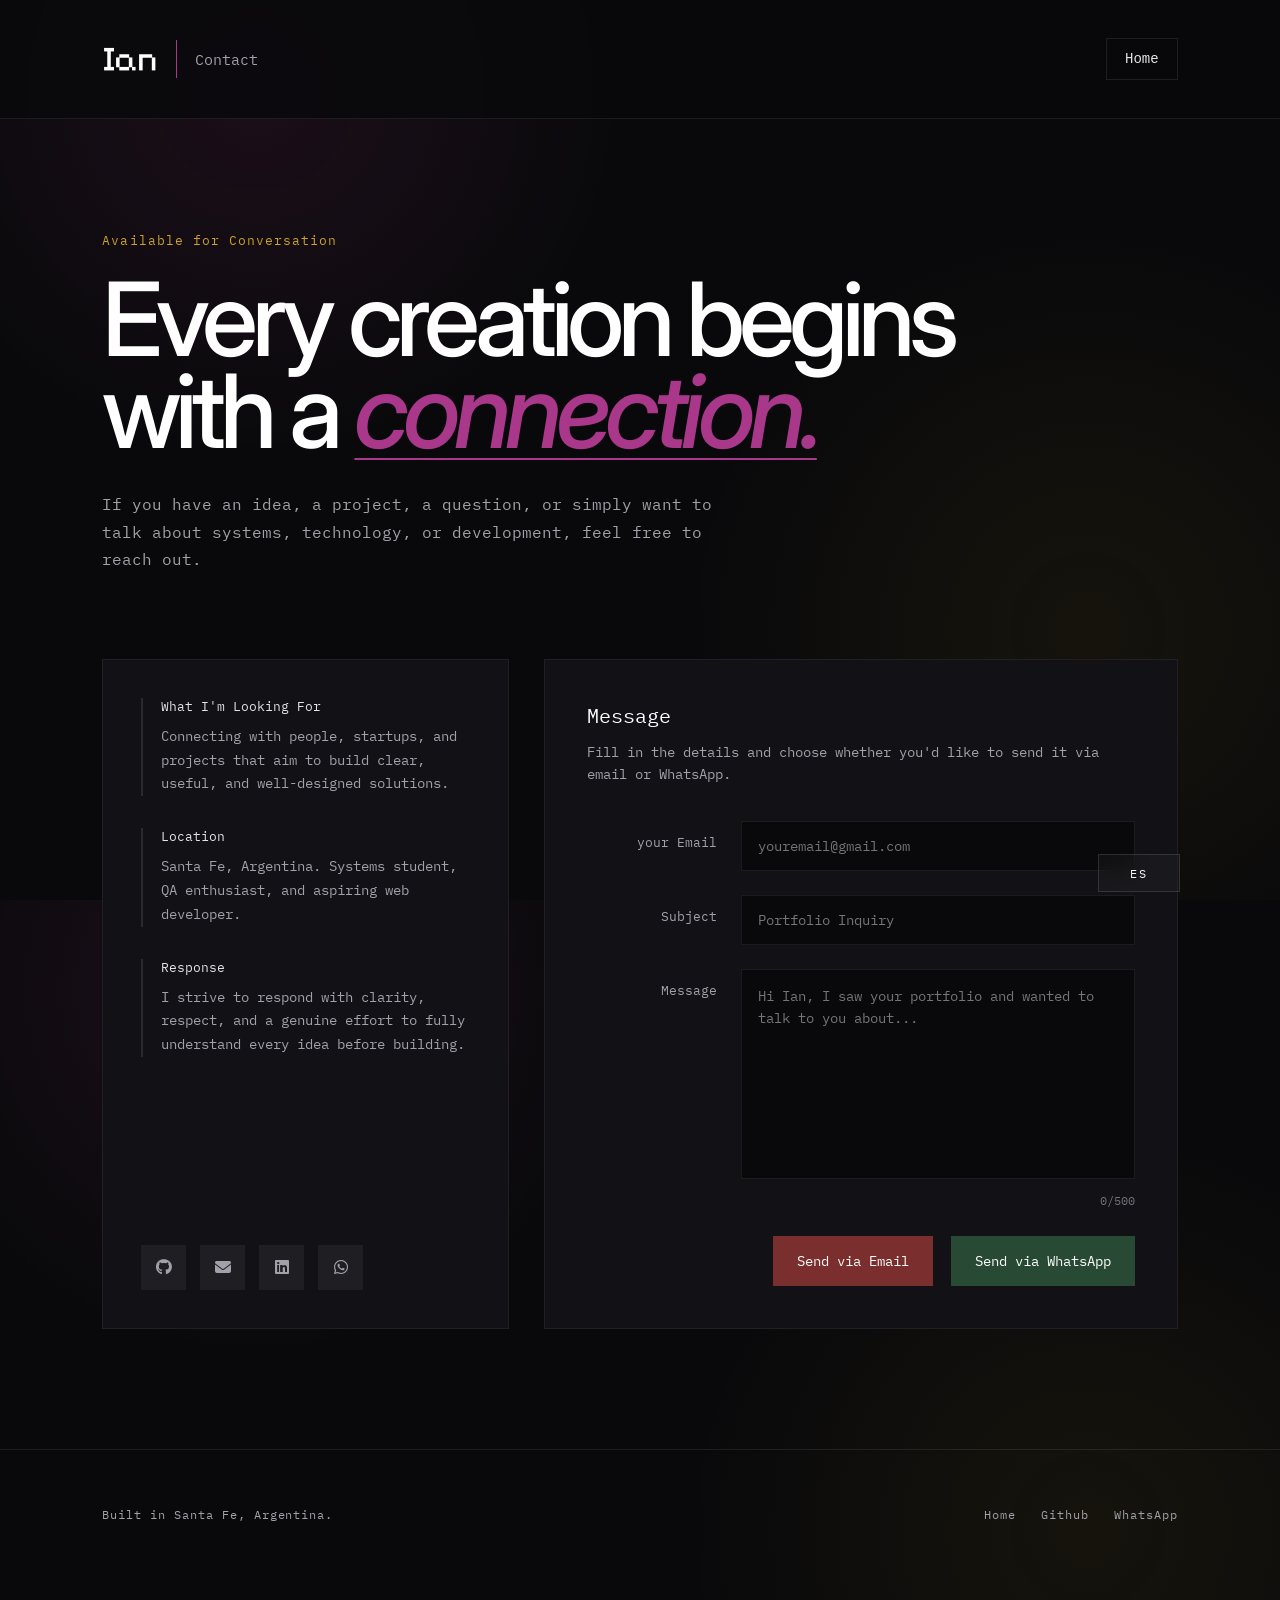
<file: contact.html>
<!DOCTYPE html>
<html lang="es">

<head>
    <meta charset="UTF-8">
    <meta name="viewport" content="width=device-width, initial-scale=1.0">
    <title>Contact | Ian</title>

    <meta name="description"
        content="Contact page of Ian Gómez Kurgansky. Personal portfolio, systems analysis, QA, and web development.">
    <meta name="author" content="Ian Gómez Kurgansky">
    <meta name="theme-color" content="#09090B">

    <link rel="stylesheet" href="style.css">

    <link rel="preconnect" href="https://fonts.googleapis.com">
    <link rel="preconnect" href="https://fonts.gstatic.com" crossorigin>
    <link
        href="https://fonts.googleapis.com/css2?family=IBM+Plex+Mono:wght@400;500&family=Inter:wght@400;500;600;700;800&family=Libre+Caslon+Condensed:wght@400;500;600;700&family=Pixelify+Sans:wght@400..700&family=Quicksand:wght@300;400;500;600;700&display=swap"
        rel="stylesheet">

    <link rel="stylesheet" href="https://cdnjs.cloudflare.com/ajax/libs/font-awesome/6.5.1/css/all.min.css">
    <link rel="icon" type="image/png" href="../img/favicon.png">
</head>

<body class="bodycontacto">
    <div class="contenedor-linea">
        <div class="linea-progreso"></div>
    </div>

    <header class="header-contacto">
        <nav class="nav-contacto">
            <a href="EN.html" class="marca-contacto">
                <span class="marca-eco">Ian</span>
                <span class="marca-linea"></span>
                <span class="marca-texto">Contact</span>
            </a>

            <a href="EN.html" class="volver-inicio">
                Home
            </a>
        </nav>
    </header>

    <main class="main-contacto">

        <section class="hero-contacto">
            <div class="contacto-etiqueta encantamiento" data-texto="Available for Conversation">
                Available for Conversation
            </div>
            <h1 class="titulo-contacto">
                Every creation begins with a <span>connection.</span>
            </h1>

            <p class="texto-contacto">
                If you have an idea, a project, a question, or simply want to talk about systems, technology, or
                development, feel free to reach out.
            </p>
        </section>

        <section class="zona-contacto">

            <aside class="panel-contacto">
                <div class="panel-bloque">
                    <span class="panel-titulo">What I'm Looking For</span>
                    <p>Connecting with people, startups, and projects that aim to build clear, useful, and well-designed
                        solutions.</p>
                </div>

                <div class="panel-bloque">
                    <span class="panel-titulo">Location</span>
                    <p>Santa Fe, Argentina. Systems student, QA enthusiast, and aspiring web developer.</p>
                </div>

                <div class="panel-bloque">
                    <span class="panel-titulo">Response</span>
                    <p>I strive to respond with clarity, respect, and a genuine effort to fully understand every idea
                        before building.
                    </p>
                </div>

                <div class="redes-contacto">
                    <a href="https://github.com/iangomezzky" target="_blank"><i class="fa-brands fa-github"></i></a>
                    <a href="https://mail.google.com/mail/?view=cm&fs=1&to=iangomezkurgansky@gmail.com"
                        target="_blank"><i class="fa-solid fa-envelope"></i></a>
                    <a href="https://www.linkedin.com/feed/" target="_blank"><i class="fa-brands fa-linkedin"></i></a>
                    <a href="https://wa.me/543425147213?text=Hola%20Ian,%20vi%20tu%20portfolio%20y%20quiero%20contactarte."
                        target="_blank"><i class="fa-brands fa-whatsapp"></i></a>
                </div>
            </aside>

            <section class="formcontacto-nuevo">
                <div class="form-header">
                    <span>Message</span>
                    <p>Fill in the details and choose whether you'd like to send it via email or WhatsApp.</p>
                </div>

                <div class="campo-contacto">
                    <label for="emailContacto">your Email</label>
                    <input id="emailContacto" type="email" placeholder="youremail@gmail.com">
                </div>

                <div class="campo-contacto">
                    <label for="asuntoContacto">Subject</label>
                    <input id="asuntoContacto" type="text" placeholder="Portfolio Inquiry">
                </div>

                <div class="campo-contacto">
                    <label for="mensajeContacto">Message</label>
                    <textarea id="mensajeContacto" maxlength="500"
                        placeholder="Hi Ian, I saw your portfolio and wanted to talk to you about..."></textarea>
                </div>

                <div class="contador-contacto">
                    <span id="contadorMensaje">0</span>/500
                </div>

                <div class="acciones-contacto">
                    <button type="button" id="enviarMail" class="btn-contacto btn-mail">
                        Send via Email
                    </button>

                    <button type="button" id="enviarWsp" class="btn-contacto btn-wsp">
                        Send via WhatsApp
                    </button>
                </div>
            </section>

        </section>

    </main>

    <footer class="footer-contacto">
        <div class="footer-contacto-info">
            <p>Built in Santa Fe, Argentina.</p>

            <div>
                <a href="EN.html">Home</a>
                <a href="https://github.com/iangomezzky" target="_blank">Github</a>
                <a href="https://wa.me/543425147213" target="_blank">WhatsApp</a>
            </div>
        </div>
    </footer>

    <a href="contacto.html" class="language-toggle">
        ES
    </a>

    <script src="jsportfolio.js"></script>
</body>

</html>
</file>
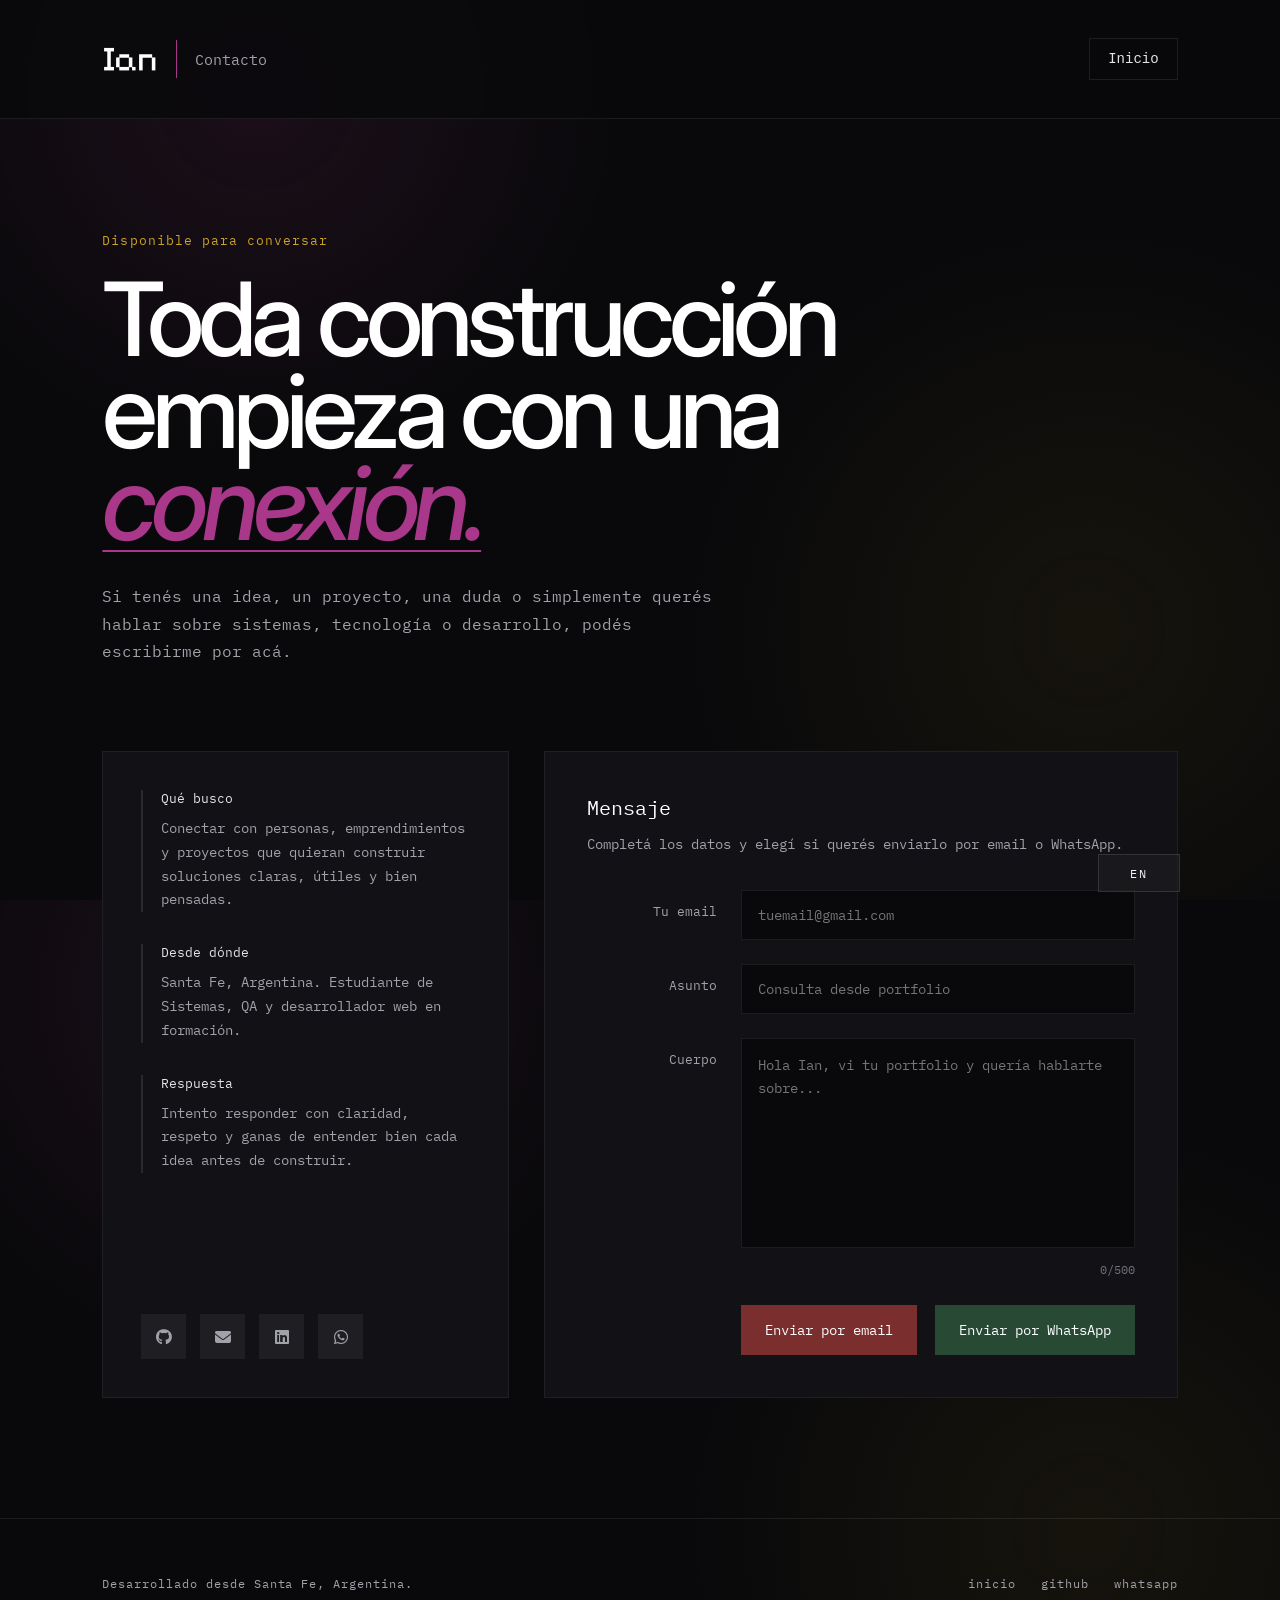
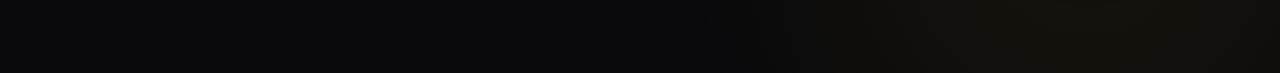
<file: contacto.html>
<!DOCTYPE html>
<html lang="es">

<head>
    <meta charset="UTF-8">
    <meta name="viewport" content="width=device-width, initial-scale=1.0">
    <title>Contacto | Ian</title>

    <meta name="description"
        content="Contacto de Ian Gómez Kurgansky. Portfolio personal, análisis de sistemas, QA y desarrollo web.">
    <meta name="author" content="Ian Gómez Kurgansky">
    <meta name="theme-color" content="#09090B">

    <link rel="stylesheet" href="style.css">

    <link rel="preconnect" href="https://fonts.googleapis.com">
    <link rel="preconnect" href="https://fonts.gstatic.com" crossorigin>
    <link
        href="https://fonts.googleapis.com/css2?family=IBM+Plex+Mono:wght@400;500&family=Inter:wght@400;500;600;700;800&family=Libre+Caslon+Condensed:wght@400;500;600;700&family=Pixelify+Sans:wght@400..700&family=Quicksand:wght@300;400;500;600;700&display=swap"
        rel="stylesheet">

    <link rel="stylesheet" href="https://cdnjs.cloudflare.com/ajax/libs/font-awesome/6.5.1/css/all.min.css">
    <link rel="icon" type="image/png" href="../img/favicon.png">
</head>

<body class="bodycontacto">
    <div class="contenedor-linea">
        <div class="linea-progreso"></div>
    </div>
    <header class="header-contacto">
        <nav class="nav-contacto">
            <a href="index.html" class="marca-contacto">
                <span class="marca-eco">Ian</span>
                <span class="marca-linea"></span>
                <span class="marca-texto">Contacto</span>
            </a>

            <a href="index.html" class="volver-inicio">
                Inicio
            </a>
        </nav>
    </header>

    <main class="main-contacto">

        <section class="hero-contacto">
            <div class="contacto-etiqueta encantamiento" data-texto="Disponible para conversar">
                Disponible para conversar
            </div>
            <h1 class="titulo-contacto">
                Toda construcción empieza con una <span>conexión.</span>
            </h1>

            <p class="texto-contacto">
                Si tenés una idea, un proyecto, una duda o simplemente querés hablar sobre sistemas, tecnología o
                desarrollo, podés escribirme por acá.
            </p>
        </section>

        <section class="zona-contacto">

            <aside class="panel-contacto">
                <div class="panel-bloque">
                    <span class="panel-titulo">Qué busco</span>
                    <p>Conectar con personas, emprendimientos y proyectos que quieran construir soluciones claras,
                        útiles y bien pensadas.</p>
                </div>

                <div class="panel-bloque">
                    <span class="panel-titulo">Desde dónde</span>
                    <p>Santa Fe, Argentina. Estudiante de Sistemas, QA y desarrollador web en formación.</p>
                </div>

                <div class="panel-bloque">
                    <span class="panel-titulo">Respuesta</span>
                    <p>Intento responder con claridad, respeto y ganas de entender bien cada idea antes de construir.
                    </p>
                </div>

                <div class="redes-contacto">
                    <a href="https://github.com/iangomezzky" target="_blank"><i class="fa-brands fa-github"></i></a>
                    <a href="https://mail.google.com/mail/?view=cm&fs=1&to=iangomezkurgansky@gmail.com"
                        target="_blank"><i class="fa-solid fa-envelope"></i></a>
                    <a href="https://www.linkedin.com/feed/" target="_blank"><i class="fa-brands fa-linkedin"></i></a>
                    <a href="https://wa.me/543425147213?text=Hola%20Ian,%20vi%20tu%20portfolio%20y%20quiero%20contactarte."
                        target="_blank"><i class="fa-brands fa-whatsapp"></i></a>
                </div>
            </aside>

            <section class="formcontacto-nuevo">
                <div class="form-header">
                    <span>Mensaje</span>
                    <p>Completá los datos y elegí si querés enviarlo por email o WhatsApp.</p>
                </div>

                <div class="campo-contacto">
                    <label for="emailContacto">Tu email</label>
                    <input id="emailContacto" type="email" placeholder="tuemail@gmail.com">
                </div>

                <div class="campo-contacto">
                    <label for="asuntoContacto">Asunto</label>
                    <input id="asuntoContacto" type="text" placeholder="Consulta desde portfolio">
                </div>

                <div class="campo-contacto">
                    <label for="mensajeContacto">Cuerpo</label>
                    <textarea id="mensajeContacto" maxlength="500"
                        placeholder="Hola Ian, vi tu portfolio y quería hablarte sobre..."></textarea>
                </div>

                <div class="contador-contacto">
                    <span id="contadorMensaje">0</span>/500
                </div>

                <div class="acciones-contacto">
                    <button type="button" id="enviarMail" class="btn-contacto btn-mail">
                        Enviar por email
                    </button>

                    <button type="button" id="enviarWsp" class="btn-contacto btn-wsp">
                        Enviar por WhatsApp
                    </button>
                </div>
            </section>

        </section>

    </main>

    <footer class="footer-contacto">
        <div class="footer-contacto-info">
            <p>Desarrollado desde Santa Fe, Argentina.</p>

            <div>
                <a href="index.html">inicio</a>
                <a href="https://github.com/iangomezzky" target="_blank">github</a>
                <a href="https://wa.me/543425147213" target="_blank">whatsapp</a>
            </div>
        </div>
    </footer>

    <a href="contact.html" class="language-toggle">
        EN
    </a>

    <script src="jsportfolio.js"></script>
</body>

</html>
</file>
<file: style.css>
html {
    scrollbar-width: thin;
    scrollbar-color: #3F3F46 #09090B;
    scroll-behavior: smooth;
}

html,
body {
    height: 100%;
    width: 100%;
    margin: 0;

}

::selection {
    background-color: #282828;
    color: #ffffff;
}

body {
    background-color: rgb(9, 9, 11);
    color: aliceblue;
    font-family: 'Inter', sans-serif;
    display: flex;
    flex-direction: column;
    animation: aparecerPagina 0.5s ease;



}









@keyframes aparecerPagina {
    from {
        opacity: 0;
        transform: translateY(10px);
    }

    to {
        opacity: 1;
        transform: translateY(0);
    }
}

main {
    flex: 1;
}

.oculto {
    opacity: 0;
    transform: translateY(10px);
    transition: all 2s ease;
}

.mostrar {
    opacity: 1;
    transform: translateY(0);
}


.header {

    top: 0;
    z-index: 100;
    color: #ffffff;
    background-color: rgb(9, 9, 11);
    border-style: solid;
    border: none;
    border-bottom: 1px solid rgba(241, 241, 241, 0.08);

}

/* splash */

.splash {
    position: fixed;
    top: 0;
    left: 0;
    width: 100%;
    min-height: 100vh;
    min-height: 100dvh;
    background-color: #09090B;
    color: aliceblue;
    display: flex;
    justify-content: center;
    align-items: center;
    z-index: 999999;
    transition: opacity 1.2s ease, visibility 1.2s ease;
}

.splash-content {
    max-width: 900px;
    padding: 30px;
    text-align: center;
}

.splash-frase {
    font-size: 32px;
    line-height: 1.1;
    font-family: 'Libre Caslon Condensed', serif;
    font-weight: 400;
    margin: 0;
    opacity: 0;
    transform: translateX(35px);
    animation: aparecerFrase 2s ease forwards;
}

.splash-autor {
    display: block;
    margin-top: 50px;
    margin-left: 250px;
    font-family: 'IBM Plex Mono', monospace;
    font-size: 13px;
    letter-spacing: 2px;
    color: #A1A1AA;
    opacity: 0;
    transform: translateX(25px);
    animation: aparecerFrase 2s ease forwards;
    animation-delay: 0.6s;
}

.splash.ocultar {
    opacity: 0;
    visibility: hidden;
}

@keyframes aparecerFrase {
    from {
        opacity: 0;
        transform: translateX(35px);
    }

    to {
        opacity: 1;
        transform: translateX(0);
    }
}


/*----------------------------------------------*/

#sobremi {
    scroll-margin-top: 320px;
}

#proyectos {
    scroll-margin-top: 320px;
}

#habilidades {
    scroll-margin-top: 320px;
}

#contacto {
    scroll-margin-top: 320px;
}

.plus-logica,
.plus-calidad,
.plus-ambicion,
.plus-posible {
    position: relative;
}

.plus-logica::before,
.plus-calidad::before,
.plus-ambicion::before,
.plus-posible::before {
    content: "+";
    position: absolute;
    right: -10px;
    top: 40px;
    display: inline-block;
    font-size: 20px;
    opacity: 0.8;
    font-family: 'IBM Plex Mono', monospace;
    transition: transform 0.4s ease, opacity 0.4s ease;
    transform-origin: center center;
}

.plus-logica::before {
    color: #C9A227;
}

.plus-calidad::before {
    color: #22C55E;
}

.plus-ambicion::before {
    color: #60A5FA;
}

.plus-posible::before {
    color: #F472B6;
}

.plus-logica:hover::before,
.plus-calidad:hover::before,
.plus-posible:hover::before,
.plus-ambicion:hover::before {
    opacity: 1;
    transform: rotate(360deg);
}


/* H1 hover de las palabras*/

.palabra-logica {
    color: #ffffff;
    transition: 0.3s;
}

.palabra-calidad {
    color: #22C55E;
    transition: 0.3s;
}

.palabra-ambicion {
    color: #60A5FA;
    transition: 0.3s;
}

.palabra-posible {
    color: #F472B6;
    transition: 0.3s;
}


/* =======================*/

.divtextos {
    display: flex;
    justify-content: flex-end;
    align-items: flex-end;
    text-align: justify;
    width: 30%;
    margin-top: 200px;
    margin-right: 50px;
    position: relative;
    font-size: 17px;
    transform: none;
    transition: 0.4s;
}




/* =======================*/

.puntito {
    font-family: "Pixelify Sans", sans-serif;

    animation: titila 1s steps(1) infinite;
}

@keyframes titila {

    0%,
    49% {
        color: white;
    }

    50%,
    100% {
        color: transparent;
    }
}

/* =======================*/

.texto-explicacion {

    max-width: 450px;

    position: absolute;

    right: 0;
    top: 0;

    opacity: 0;

    transition: opacity 0.3s ease;
}

.texto {
    filter: blur(0);
    transition: filter 0.3s ease;
}


/* =======================*/

.edadh1:has(.palabra:hover) .hero-frase {

    transition: 0.3s, ;

}

.edadh1:has(.palabra:hover) .palabra {

    transition: 0.3s;

}

.hero-frase span {
    transition: filter 0.3s ease;
}

.edadh1:has(.palabra:hover) .hero-frase span {
    filter: blur(4px);
}

.edadh1:has(.palabra:hover) .hero-frase .palabra:hover {
    filter: blur(0px) !important;
    cursor: crosshair;
}

/* =======================*/


/* =======================*/

.edadh1:has(.palabra-logica:hover) .texto-logica {
    opacity: 1;
    color: #C9A227;

}

.edadh1:has(.palabra-calidad:hover) .texto-calidad {
    opacity: 1;
    color: #22C55E;
}

.edadh1:has(.palabra-ambicion:hover) .texto-ambicion {
    opacity: 1;
    color: #60A5FA;
}

.edadh1:has(.palabra-posible:hover) .texto-posible {
    opacity: 1;
    color: #F472B6;

}


/*----------------------------------------------*/

.contenedor-linea {
    position: fixed;
    bottom: 0;
    left: 0;
    width: 100%;
    height: 6px;

    z-index: 238283482834;
}

.linea-progreso {
    width: 0;
    height: 100%;
    animation: crecer-linea linear forwards;
    animation-timeline: scroll();
    background-color: #ffffff;
    border-radius: 10px;
}

@keyframes crecer-linea {
    from {
        width: 0%;
    }

    to {

        width: 100%;
    }
}


/*barra */

.nombreh2 {
    font-weight: 300;
    font-family: "Pixelify Sans", sans-serif;
    font-optical-sizing: auto;
    font-style: normal;
    color: rgb(255, 255, 255);
    display: flex;
    margin: 0;
    font-size: 35px;
    position: absolute;
    transform: translateX(130px);
}

#ian2 {
    transform: translateX(170px);
    opacity: 0.3;
}

#ian3 {

    margin-top: 30px;
    transform: translateX(134px);
    opacity: 0.2;
    color: rgb(255, 255, 255);
}

#ian4 {
    transform: translate(180px, 17px);
    opacity: 0.1;
}

.punto {
    color: rgb(9, 9, 11);
}

.barra {

    display: flex;
    justify-content: space-between;
    align-items: center;
    padding: 40px 8%;
    position: relative;
    background-color: rgba(13, 13, 16, 0.416);
    margin-bottom: 15px;
    margin-top: 15px;
}

.modulos {
    list-style-type: none;
    display: flex;
    gap: 50px;
    margin: 0;
    padding: 0;

    font-family: "Geist Mono", monospace;
    font-weight: 400;
    letter-spacing: 0.02em;
    position: absolute;
    left: 50%;
    transform: translateX(-50%);

}

.modulos li {
    display: flex;
    align-items: center;
    font-size: 13px;
}

.modulos a {
    font-family: "JetBrains Mono", monospace;
    text-decoration: none;
    font-size: 14px;
    font-weight: 400;
    letter-spacing: 0.03em;

    color: rgba(255, 255, 255, 0.884);
}


.modulos a:hover {
    color: white;
}

.modulos2,
.modulocontacto {
    margin: 0;
    display: flex;


}

.modulos2 {
    transform: translateX(80px);
}

.modulocontacto {
    transform: translateX(400px);
}


.moduloprincipal {
    border: 1px solid transparent;
    padding: 10px;
    transition: 0.01s;
}

.moduloprincipal:hover {
    animation: bordeTitilar 0.22s infinite;
}

@keyframes bordeTitilar {

    50% {
        border-color: white;
    }




}

.contacto {
    display: flex;
    margin-top: -4px;
    border: 1px solid transparent;
    cursor: pointer;

}



.contenedordorp {
    position: relative;


}

.listadrop {
    background-color: #09090B;
    border-style: solid;
    padding: 12px 18px;
    border-radius: 10px;
    position: absolute;
    margin-top: 2px;
    top: calc(100% + 15px);
    right: -430px;
    display: flex;
    gap: 30px;
    list-style: none;
    z-index: 99999;
    opacity: 0;
    transform: translateY(-20px) scale(0.9);
    pointer-events: none;

}

.ocultoliste {
    display: none;
    transition: 10s ease;
}



.listadrop.activo {
    display: flex;
    animation: desplegar 0.25s steps(6);
    opacity: 1;
    transform: translateY(0) scale(1);
    pointer-events: auto;
}

@keyframes desplegar {
    0% {
        opacity: 0;
        transform: translateY(-15px);
        filter: blur(10px);
    }

    20% {
        transform: translateX(-5px);
    }

    40% {
        transform: translateX(5px);
    }

    60% {
        transform: translateX(-3px);
    }

    100% {
        opacity: 1;
        transform: translateX(0);
        filter: blur(px);
    }
}

/*___________________________________*/

/* heroe dea */
.edadh1 {
    display: flex;
    align-items: flex-start;
    gap: 30px;

    margin: 80px 100px 0 100px;
}

.grupoedad {
    flex-shrink: 0;

    width: 120px;

    margin: 0;
    padding-top: 10px;
}

.spanedad {
    white-space: nowrap;
    font-family: "JetBrains Mono", monospace;
    font-size: 13px;
    color: #71717A;
    letter-spacing: 0.08em;
}

#miarticulo {
    flex: 1;
    width: auto;
    min-height: auto;
    display: flex;
    flex-direction: column;
    align-items: flex-start;
    padding: 0;
    margin: 0;
}

.hero-frase {
    max-width: 1000px;
    font-size: 80px;
    line-height: 0.9;
    font-weight: 500;
    margin: 0;
    text-align: left;
    letter-spacing: -0.06em;
    transition: 0.4s;
    transform: none;
    font-family: "Geist Variable", ui-sans-serif, system-ui,
        -apple-system, "Segoe UI", Roboto, Helvetica, Arial, sans-serif;

    font-feature-settings:
        "cv11" 1,
        "ss01" 1,
        "ss02" 1;
}

.EN .hero-frase {
    max-width: 1200px;
    font-size: 74px;
    line-height: 0.9;
    font-weight: 500;
    margin: 0;
    text-align: left;
    letter-spacing: -0.06em;
    transition: 0.4s;
    transform: none;
    font-family: "Geist Variable", ui-sans-serif, system-ui,
        -apple-system, "Segoe UI", Roboto, Helvetica, Arial, sans-serif;

    font-feature-settings:
        "cv11" 1,
        "ss01" 1,
        "ss02" 1;

}


.palabra-logica {
    color: #ffffff;
    font-style: italic;
    text-decoration: underline;
    text-decoration-thickness: 2px;
    text-underline-offset: 10px;
}

.palabra-calidad {
    color: #ffffff;
    font-style: italic;
    text-decoration: underline;
    text-decoration-thickness: 2px;
    text-underline-offset: 10px;
}

.palabra-ambicion {
    color: #ffffff;
    font-style: italic;
    text-decoration: underline;
    text-decoration-thickness: 2px;
    text-underline-offset: 10px;
}

.palabra-posible {
    color: #ffffff;
    font-style: italic;
    text-decoration: underline;
    text-decoration-thickness: 2px;
    text-underline-offset: 10px;
}

#presentacion {
    margin-top: 30px;
    color: #A1A1AA;
    font-size: 18px;
}


.sectioninfo {
    display: flex;
    justify-content: space-between;
    align-items: flex-start;
    margin-left: 120px;
    margin-right: 120px;
    margin-top: 100px;
    margin-bottom: 200px;
    padding: 30px 0;

    border-top: 1px solid rgba(255, 255, 255, 0.08);
    border-bottom: 1px solid rgba(255, 255, 255, 0.08);
}

.info-item {
    display: flex;
    flex-direction: column;
    gap: 12px;
    margin-left: 30px;
    margin-right: 30px;
}

.titulo {
    font-size: 12px;
    letter-spacing: 0.15em;
    color: #71717A;
    font-family: 'JetBrains Mono', monospace;
}

.valor {
    font-size: 16px;
    color: #E4E4E7;
    font-family: 'JetBrains Mono', monospace;
}











/*BOTONES DEL CVVVVV*/
.vercv {
    background-color: #6B4A4A;
}

.vercv:hover {
    background-color: #8A5A5A;
}

.botones-cv {
    margin-top: 0px;
    height: 220px;
    display: flex;
    flex: 0.4;
    flex-direction: column;
    gap: 0px;
    transition: flex 0.5s ease, background-color 0.4s ease, color 0.4s ease;
}


.botones-cv a {
    font-family: 'IBM Plex Mono', monospace;
    background-color: #1F1F23;
    color: #A1A1AA;
    flex: 1;
    text-decoration: none;
    padding: 0px 40px;
    font-size: 18px;
    display: flex;
    justify-content: center;
    align-items: center;
    min-width: 180px;
    min-height: 90px;
    transition: flex 0.5s ease, background-color 0.5s ease, color 0.5s ease, transform 0.5s ease;
}

.botones-cv .vercv {
    background-color: #d55656;
    transition: 0.6s;
}

.botones-cv .vercv:hover {
    background-color: #a53333;
    flex: 2;
    transition: 0.6s;
}

.botones-cv .descargarcv {
    background-color: #7A2E2E;
    transition: 0.6s;
}

.botones-cv .descargarcv:hover {
    background-color: #F44747;
    flex: 2;
    transition: 0.6s;
}


/*trayectoria */

.trayectoria {
    margin-left: 69px;
    margin-top: 90px;
    margin-bottom: 25px;
}

.titulo-trayectoria {
    font-family: 'IBM Plex Mono', monospace;
    color: #A1A1AA;
    font-size: 20px;
    margin: 0;
}

.parentesisjs {
    color: #C9B458;
}


/* seccion descrip*/


.miarticulo2 {
    border: none;
    display: flex;
    margin: 0px 100px 10px 100px;
    margin-bottom: 0px;
    overflow: hidden;
    background-color: #121216;

}


.texto-articulo {
    flex: 2;
    padding: 35px 50px;
    display: flex;
    align-items: center;
    background: #121216;
}

.texto-articulo-parrafo {
    font-family: 'IBM Plex Mono', monospace;
    color: #E5E5E5;
    font-size: 20px;
    line-height: 1.5;
    margin: 0px;
    padding: 0;
    max-width: 600px;
}

.vacio {
    flex: 1;
    background-color: #121216;
}

.descripcion {
    font-family: 'IBM Plex Mono', monospace;
    flex: 0.4;
    background-color: #1F1F23;
    color: #A1A1AA;
    font-size: 20px;
    text-decoration: none;
    padding: 35px 50px;
    display: flex;
    justify-content: center;
    align-items: center;
    transition: flex 0.5s ease, sbackground-color 0.3s ease, color 0.3s ease;


}

.descripcion:hover {
    background-color: #2A2A30;
    color: white;
    flex: 1;
}





/*trayectoria cv y trayectoria*/
.trayectoria2 {
    margin-left: 100px;
    margin-top: 20px;
    margin-bottom: 175px;
}





/*----------------------------------------------*/
.titulo-trayectoria2 {
    font-family: 'IBM Plex Mono', monospace;
    color: #A1A1AA;
    font-size: 20px;
    margin-top: 0px;
}

.trayectoriacv {
    margin-left: 69px;
    margin-top: 80px;
    margin-bottom: 25px;

}

.sql {
    color: #F44747;
}

.sqlfinal {
    color: #F44747;
}


.titulo-trayectoriacv {
    font-family: 'IBM Plex Mono', monospace;
    color: #A1A1AA;
    font-size: 20px;
    margin: 0;
    margin-left: 0px;
}

/* CV SECCION */
.miarticulo2cv {
    border: none;
    display: flex;
    margin: 0 100px 10px 100px;
    overflow: hidden;
    background-color: #121216;

}


.texto-articulocv {
    flex: 2;
    padding: 35px 50px;
    display: flex;
    align-items: center;
    background: #121216;
}

.texto-articulo-parrafocv {
    font-family: 'IBM Plex Mono', monospace;
    color: #E5E5E5;
    font-size: 20px;
    line-height: 1.5;
    margin: 0;
    padding: 0;
    max-width: 600px;

}

.vaciocv {
    flex: 1;
    background-color: #121216;
}

.descripcion {
    font-family: 'IBM Plex Mono', monospace;
    flex: 0.4;
    background-color: #a8954eaa;
    color: #A1A1AA;
    font-size: 20px;
    text-decoration: none;
    padding: 35px 50px;
    display: flex;
    justify-content: center;
    align-items: center;
    transition: flex 0.5s ease, background-color 0.5s ease, color 0.5s ease;


}

.descripcion:hover {
    background-color: #B6A455;
    color: white;
    flex: 0.6;
    transition: 0.5s;
}


/* ARTICULO MATES*/

.mates {
    color: #4A5578;
    font-size: 23px;
}


.miarticulo2mates {
    border: none;
    display: flex;
    margin: 0 100px 10px 100px;
    overflow: hidden;
    background-color: #121216;

}


.texto-articulomates {
    flex: 2;
    padding: 35px 50px;
    display: flex;
    align-items: center;
    background: #121216;
}

.texto-articulo-parrafomates {
    font-family: 'IBM Plex Mono', monospace;
    color: #E5E5E5;
    font-size: 20px;
    line-height: 1.5;
    margin: 0;
    padding: 0;
    max-width: 600px;
}

.vaciomates {
    flex: 1;
    background-color: #121216;
}

.descripcionmates {
    font-family: 'IBM Plex Mono', monospace;
    flex: 0.4;
    background-color: #3A3F52;
    color: #A1A1AA;
    font-size: 20px;
    text-decoration: none;
    padding: 35px 50px;
    display: flex;
    justify-content: center;
    align-items: center;
    transition: flex 0.5s ease, background-color 0.7s ease, color 0.7s ease;


}

.descripcionmates:hover {
    background-color: #4A5578;
    color: white;
    flex: 0.6;
    transition: 0.5s;
}






/* CONTACTO*/

.contactop {
    font-family: 'IBM Plex Mono', monospace;
    color: #A1A1AA;
    font-size: 20px;
    margin-left: 69px;
    margin-top: 90px;
    margin-bottom: 25px;
}

.contactotitulo {
    color: #ff50d0a6;
}





.contacto {
    color: #4A5578;
    /*4A5578 #7C9DFF*/
    font-size: 23px;
}


.miarticulo2contacto {
    border: none;
    display: flex;
    margin: 0 100px 10px 100px;
    overflow: hidden;
    background-color: #121216;

}


.texto-articulocontacto {
    flex: 2;
    padding: 35px 50px;
    display: flex;
    align-items: center;
    background: #121216;
}

.texto-articulo-parrafocontacto {
    font-family: 'IBM Plex Mono', monospace;
    color: #E5E5E5;
    font-size: 20px;
    line-height: 1.5;
    margin: 0;
    padding: 10px;
    max-width: 600px;
}

.vaciocontacto {
    flex: 1;
    background-color: #121216;

}

.descripcioncontacto {
    font-family: 'IBM Plex Mono', monospace;
    flex: 0.4;
    background-color: #430833;
    color: #bcbcc5;
    font-size: 20px;
    text-decoration: none;
    padding: 35px 50px;
    display: flex;
    justify-content: center;
    align-items: center;
    transition: flex 0.5s ease, background-color 0.7s ease, color 0.7s ease;


}

.descripcioncontacto:hover {
    background-color: #74166A;
    color: white;
    flex: 0.6;
    transition: 0.5s;
}








/* footer chaval */

.footercompleto {
    background-color: rgb(9, 9, 11);
    color: #A1A1AA;
    padding: 40px 8% 70px;
}

.footer-info {
    max-width: 995px;
    margin: 0 auto;
    display: flex;
    justify-content: space-between;
    align-items: center;
}

.footer-info p {
    color: #A1A1AA;
}

.made {
    color: #A1A1AA;
    font-family: 'IBM Plex Mono', monospace;
    font-size: 12px;
    letter-spacing: 2px;
    margin: 0;
}

.footer-links {
    width: 400px;
    display: flex;
    justify-content: space-between;
    align-items: center;
}

.footer-links a {
    color: #A1A1AA;
    font-family: 'IBM Plex Mono', monospace;
    font-size: 12px;
    letter-spacing: 2px;
    text-decoration: none;
}

.footer-links a:hover {
    color: white;
}

/*frasee*/

.footer-frase {
    max-width: 1050px;
    margin: 45px auto 0;
}

.footer-frase p {
    font-size: 60px;
    line-height: 1;
    font-family: 'Libre Caslon Condensed', serif;
    margin: 0;
}

#palabracolor {
    font-style: italic;
    color: #C9A227;
}

/*==================================*/
/*PaGiNa CoNtAcTo*/

/*==================================*/

.b {
    display: flex;
    align-items: center;
    position: relative;
}

.nombreh2 {
    display: flex;
    align-items: center;
    margin: 0;
}

.desplieguecon {
    position: absolute;
    left: -10px;
    top: 50%;
    z-index: 1;

    display: flex;
    align-items: center;

    opacity: 0;
    font-size: 18px;

    transform: translate(-100px, -50%);
    animation: entradaDespliegue 0.8s ease-out forwards;
}

@keyframes entradaDespliegue {
    to {
        opacity: 1;
        transform: translate(40px, -50%);
    }
}

.barraentrenumycon {
    z-index: 1;
    color: #ff50d0a6;
    transform: scaleY(2.5);
}

.contenedorcontacto {
    font-family: 'IBM Plex Mono', monospace;
}

.contrato {
    font-family: "Quicksand", sans-serif;
    font-optical-sizing: auto;
    font-weight: 300;
    font-style: normal;
    width: 100%;
    display: flex;
    justify-content: center;
    margin-top: 100px;
    align-items: center;
    color: gray;
    font-size: 40px;
    transform: translateY(-15px);
    gap: 20px;

}

.conocerme {
    text-decoration: line-through;
    text-decoration-thickness: 1.5px;
}

.formcontacto {
    background-color: #1F1F23;
    display: flex;
    flex-direction: column;

    width: 80%;
    max-width: 1200px;

    margin: 80px auto;
    padding: 60px 70px;
    box-sizing: border-box;
}

.dequien {
    display: grid;
    grid-template-columns: 120px 1fr;
    align-items: center;
    gap: 25px;

    width: 100%;
    margin: 0 0 25px 0;
}

.autormensaje p {
    margin: 0;
    text-align: right;
}

.divemail {
    width: 100%;
}

.pemail {
    width: 30%;
    height: 35px;

    border: none;
    outline: none;

    box-sizing: border-box;
}

.divasuntoemail {
    width: 100%;
}

.asuntopemail {
    width: 100%;
    height: 35px;

    border: none;
    outline: none;

    box-sizing: border-box;
}


.botones {
    display: flex;
    align-items: center;
    gap: 0;
    margin-top: -20px;
    margin-left: 885px;
    margin-bottom: 0;
}

.botones button {
    padding: 12px 18px;

    border: none;
    cursor: pointer;

    transition: opacity 0.5s ease;
}

.botones button:hover {
    opacity: 0.7;
}


.cuerpo {
    display: flex;

}

.spancuerpo {
    display: flex;
    margin-left: 60px;
    transform: translateY(70px);
}

.contenedor-textarea {
    width: calc(100% - 145px);
    height: 220px;

    margin-left: 145px;

    box-sizing: border-box;
}

.textareacontacto {
    width: 100%;
    height: 100%;

    resize: none;

    min-width: 100%;
    max-width: 100%;

    min-height: 100%;
    max-height: 100%;

    padding: 12px;

    border: none;
    outline: none;

    box-sizing: border-box;
}

.contenedor-textarea ::selection,
.divemail ::selection,
.pemail ::selection {
    color: #000000a2;
    background-color: rgba(0, 123, 255, 0.448);
}



.botonesenviarform {
    display: flex;
    gap: 20px;
    justify-content: flex-end;
    margin-right: 150px;
    margin-top: 40px;
}

.enviarmail,
.enviarwsp {
    padding: 14px 28px;
    font-size: 20px;
    border: 1px solid rgba(255, 255, 255, 0.1);
    border-radius: 8px;
    background-color: rgba(255, 255, 255, 0.03);
    color: aliceblue;
    transition: all 0.3s ease;
}

.enviarmail:hover,
.enviarwsp:hover {
    background-color: rgba(255, 255, 255, 0.08);
    transform: translateY(-2px);



}


/* ==========================================================
   CoNtAcTo
   ========================================================== */

.bodycontacto {
    background:
        radial-gradient(circle at 20% 10%, rgba(255, 80, 208, 0.08), transparent 28%),
        radial-gradient(circle at 85% 70%, rgba(201, 162, 39, 0.07), transparent 32%),
        #09090B;
    min-height: 100vh;
}

.header-contacto {
    border-bottom: 1px solid rgba(255, 255, 255, 0.08);
    background-color: rgba(9, 9, 11, 0.85);
}

.nav-contacto {
    padding: 38px 8%;
    display: flex;
    justify-content: space-between;
    align-items: center;
}

.marca-contacto {
    display: flex;
    align-items: center;
    gap: 18px;
    text-decoration: none;
}

.marca-eco {
    font-family: "Pixelify Sans", sans-serif;
    font-size: 35px;
    color: white;
}

.marca-linea {
    width: 1px;
    height: 38px;
    background-color: #ff50d0a6;
}

.marca-texto {
    font-family: 'IBM Plex Mono', monospace;
    font-size: 15px;
    color: #A1A1AA;
}

.volver-inicio {
    font-family: 'JetBrains Mono', monospace;
    color: #E4E4E7;
    text-decoration: none;
    font-size: 14px;
    padding: 12px 18px;
    border: 1px solid rgba(255, 255, 255, 0.09);
    transition: 0.3s;
}

.volver-inicio:hover {
    background-color: #18181B;
    color: white;
}

.main-contacto {
    flex: 1;
}

.hero-contacto {
    padding: 110px 8% 70px;
    max-width: 1100px;
}

.contacto-etiqueta {
    display: inline-flex;
    font-family: 'IBM Plex Mono', monospace;
    color: #C9A227;
    font-size: 13px;
    margin-bottom: 24px;
    letter-spacing: 0.08em;
}

.titulo-contacto {
    font-family: "Geist Variable", Inter, sans-serif;
    font-size: clamp(48px, 8vw, 105px);
    line-height: 0.9;
    letter-spacing: -0.06em;
    font-weight: 500;
    margin: 0;
    color: white;
    max-width: 1000px;
}

.titulo-contacto span {
    color: #ff50d0a6;
    font-style: italic;
    text-decoration: underline;
    text-decoration-thickness: 2px;
    text-underline-offset: 10px;
}

.texto-contacto {
    max-width: 620px;
    margin-top: 34px;
    color: #A1A1AA;
    font-family: 'IBM Plex Mono', monospace;
    font-size: 16px;
    line-height: 1.7;
}

.zona-contacto {
    display: grid;
    grid-template-columns: 0.9fr 1.4fr;
    gap: 35px;
    padding: 0 8% 120px;
}

.panel-contacto,
.formcontacto-nuevo {
    background-color: #121216;
    border: 1px solid rgba(255, 255, 255, 0.06);
}

.panel-contacto {
    padding: 38px;
    display: flex;
    flex-direction: column;
    gap: 32px;
}

.panel-bloque {
    border-left: 2px solid rgba(255, 255, 255, 0.1);
    padding-left: 18px;
}

.panel-titulo {
    display: block;
    font-family: 'IBM Plex Mono', monospace;
    color: #E4E4E7;
    font-size: 13px;
    margin-bottom: 10px;
}

.panel-bloque p {
    margin: 0;
    color: #A1A1AA;
    font-family: 'IBM Plex Mono', monospace;
    font-size: 14px;
    line-height: 1.7;
}

.redes-contacto {
    display: flex;
    gap: 14px;
    margin-top: auto;
}

.redes-contacto a {
    width: 45px;
    height: 45px;
    background-color: #1F1F23;
    color: #A1A1AA;
    display: flex;
    justify-content: center;
    align-items: center;
    text-decoration: none;
    transition: 0.3s;
}

.redes-contacto a:hover {
    background-color: #2A2A30;
    color: white;
    transform: translateY(-3px);
}

.formcontacto-nuevo {
    padding: 42px;
}

.form-header {
    margin-bottom: 35px;
}

.form-header span {
    font-family: 'IBM Plex Mono', monospace;
    color: white;
    font-size: 20px;
}

.form-header p {
    margin: 12px 0 0;
    color: #A1A1AA;
    font-family: 'IBM Plex Mono', monospace;
    font-size: 14px;
    line-height: 1.6;
}

.campo-contacto {
    display: grid;
    grid-template-columns: 130px 1fr;
    gap: 24px;
    align-items: start;
    margin-bottom: 24px;
}

.campo-contacto label {
    font-family: 'IBM Plex Mono', monospace;
    color: #A1A1AA;
    font-size: 13px;
    padding-top: 13px;
    text-align: right;
}

.campo-contacto input,
.campo-contacto textarea {
    width: 100%;
    background-color: #09090B;
    border: 1px solid rgba(255, 255, 255, 0.08);
    color: #E4E4E7;
    outline: none;
    font-family: 'IBM Plex Mono', monospace;
    font-size: 14px;
    padding: 15px 16px;
    box-sizing: border-box;
    transition: 0.3s;
}

.campo-contacto input:focus,
.campo-contacto textarea:focus {
    border-color: #C9A227;
    background-color: #0f0f12;
}

.campo-contacto textarea {
    height: 210px;
    resize: none;
    line-height: 1.6;
}

.contador-contacto {
    display: flex;
    justify-content: flex-end;
    font-family: 'IBM Plex Mono', monospace;
    font-size: 12px;
    color: #71717A;
    margin-top: -10px;
    margin-bottom: 28px;
}

.acciones-contacto {
    display: flex;
    justify-content: flex-end;
    gap: 18px;
}

.btn-contacto {
    border: none;
    cursor: pointer;
    padding: 16px 24px;
    font-family: 'IBM Plex Mono', monospace;
    font-size: 14px;
    color: white;
    transition: 0.3s;
}

.btn-mail {
    background-color: #7A2E2E;
}

.btn-wsp {
    background-color: #284A35;
}

.btn-contacto:hover {
    transform: translateY(-3px);
    filter: brightness(1.15);
}

.footer-contacto {
    padding: 45px 8% 70px;
    border-top: 1px solid rgba(255, 255, 255, 0.08);
}

.footer-contacto-info {
    display: flex;
    justify-content: space-between;
    gap: 30px;
    align-items: center;
}

.footer-contacto-info p,
.footer-contacto-info a {
    font-family: 'IBM Plex Mono', monospace;
    font-size: 12px;
    color: #A1A1AA;
    text-decoration: none;
    letter-spacing: 0.08em;
}

.footer-contacto-info div {
    display: flex;
    gap: 25px;
}

.footer-contacto-info a:hover {
    color: white;
}

.frase-footer-contacto {
    font-family: 'Libre Caslon Condensed', serif;
    font-size: clamp(38px, 7vw, 80px);
    color: white;
    margin: 10px 0 0;
    line-height: 1;
}

/* ========================================================== */

@media (max-width: 950px) {
    .zona-contacto {
        grid-template-columns: 1fr;
    }

    .hero-contacto {
        padding-top: 85px;
    }

    .campo-contacto {
        grid-template-columns: 1fr;
        gap: 10px;
    }

    .campo-contacto label {
        text-align: left;
        padding-top: 0;
    }
}

@media (max-width: 650px) {
    .nav-contacto {
        padding: 28px 6%;
    }

    .marca-eco {
        font-size: 28px;
    }

    .marca-texto {
        display: none;
    }

    .hero-contacto {
        padding: 70px 6% 50px;
    }

    .zona-contacto {
        padding: 0 6% 85px;
    }

    .panel-contacto,
    .formcontacto-nuevo {
        padding: 28px;
    }

    .acciones-contacto {
        flex-direction: column;
    }

    .btn-contacto {
        width: 100%;
    }

    .footer-contacto-info {
        flex-direction: column;
        align-items: flex-start;
    }

    .footer-contacto-info div {
        flex-direction: column;
        gap: 14px;
    }
}


.encantamiento {
    cursor: crosshair;
    transition: color 0.3s ease, text-shadow 0.3s ease;
}

.encantamiento:hover {
    color: #E6D2BF;
    text-shadow:
        0 0 8px rgba(201, 162, 39, 0.45),
        0 0 18px rgba(255, 80, 208, 0.2);
}

@media (max-width: 420px) {
    .titulo-contacto {
        font-size: 42px;
    }

    .texto-contacto {
        font-size: 14px;
    }

    .panel-contacto,
    .formcontacto-nuevo {
        padding: 22px;
    }

    .volver-inicio {
        padding: 10px 14px;
        font-size: 12px;
    }
}

/* ================='========================================
   ReSpOnSiVe DeSiGn asaj
   ========================================================== */

@media (max-width: 1100px) {
    .hero-frase {
        font-size: 52px;
    }

    #miarticulo {
        padding: 70px 6%;
    }

    .miarticulo2,
    .miarticulo2cv,
    .miarticulo2mates,
    .miarticulo2contacto {
        margin-left: 70px;
        margin-right: 70px;
    }

    .trayectoria,
    .trayectoriacv,
    .contactop {
        margin-left: 70px;
    }

    .trayectoria2 {
        margin-left: 70px;
    }

    .footer-frase p {
        font-size: 52px;
    }
}

@media (max-width: 900px) {
    .barra {
        padding: 32px 6%;
        gap: 28px;
        align-items: flex-start;
    }

    .nombreh2 {
        font-size: 26px;
        flex-wrap: wrap;
    }

    .modulos {
        gap: 22px;
        flex-wrap: wrap;
        justify-content: flex-end;
    }

    #miarticulo {
        min-height: auto;
        padding: 70px 6% 40px;
        align-items: flex-start;
    }

    .hero-frase {
        font-size: 46px;
        text-align: left;
    }

    #miarticulo:has(.palabra-logica:hover) .palabra-logica,
    #miarticulo:has(.palabra-calidad:hover) .palabra-calidad,
    #miarticulo:has(.palabra-ambicion:hover) .palabra-ambicion,
    #miarticulo:has(.palabra-posible:hover) .palabra-posible {
        font-size: 50px;
    }

    .divtextos {
        margin-right: 0;
        justify-content: flex-start;
        align-items: flex-start;
        height: 120px;
    }

    .texto-explicacion {
        left: 0;
        right: auto;
        max-width: 560px;
        text-align: left;
    }

    .miarticulo2,
    .miarticulo2cv,
    .miarticulo2mates,
    .miarticulo2contacto {
        margin-left: 45px;
        margin-right: 45px;
    }

    .texto-articulo,
    .texto-articulocv,
    .texto-articulomates,
    .texto-articulocontacto {
        padding: 32px 38px;
    }

    .descripcion,
    .descripcionmates,
    .descripcioncontacto,
    .botones-cv a {
        padding-left: 34px;
        padding-right: 34px;
    }

    .vacio,
    .vaciocv,
    .vaciomates,
    .vaciocontacto {
        flex: 0.5;
    }

    .footer-info {
        gap: 35px;
    }

    .footer-links {
        width: auto;
        gap: 26px;
        flex-wrap: wrap;
        justify-content: flex-end;
    }

    .footer-frase p {
        font-size: 46px;
    }

    .contrato {
        font-size: 34px;
        padding: 0 6%;
        box-sizing: border-box;
        text-align: center;
        flex-wrap: wrap;
    }
}

@media (max-width: 720px) {
    .barra {
        flex-direction: column;
        padding: 26px 6%;
    }

    .modulos {
        width: 100%;
        justify-content: flex-start;
        gap: 16px 22px;
    }

    .modulos a {
        font-size: 13px;
    }

    .splash-content {
        padding: 24px;
    }

    .splash-frase {
        font-size: 26px;
        line-height: 1.15;
    }

    .splash-autor {
        margin-left: 0;
        margin-top: 34px;
        font-size: 12px;
    }

    #miarticulo {
        margin-top: 10px;
        padding: 55px 6% 30px;
    }

    .hero-frase {
        font-size: 38px;
        line-height: 1.1;
    }

    #miarticulo:has(.palabra-logica:hover) .palabra-logica,
    #miarticulo:has(.palabra-calidad:hover) .palabra-calidad,
    #miarticulo:has(.palabra-ambicion:hover) .palabra-ambicion,
    #miarticulo:has(.palabra-posible:hover) .palabra-posible {
        font-size: 40px;
    }

    .divtextos {
        height: 145px;
    }

    .texto-explicacion {
        font-size: 15px;
        line-height: 1.5;
    }

    .trayectoria,
    .trayectoriacv,
    .contactop,
    .trayectoria2 {
        margin-left: 6%;
        margin-right: 6%;
    }

    .trayectoria {
        margin-top: 55px;
    }

    .trayectoria2 {
        margin-bottom: 95px;
    }

    .titulo-trayectoria,
    .titulo-trayectoria2,
    .titulo-trayectoriacv,
    .contactop {
        font-size: 16px;
    }

    .miarticulo2,
    .miarticulo2cv,
    .miarticulo2mates,
    .miarticulo2contacto {
        flex-direction: column;
        margin-left: 6%;
        margin-right: 6%;
    }

    .texto-articulo,
    .texto-articulocv,
    .texto-articulomates,
    .texto-articulocontacto {
        padding: 30px;
    }

    .texto-articulo-parrafo,
    .texto-articulo-parrafocv,
    .texto-articulo-parrafomates,
    .texto-articulo-parrafocontacto {
        font-size: 17px;
    }

    .vacio,
    .vaciocv,
    .vaciomates,
    .vaciocontacto {
        display: none;
    }

    .descripcion,
    .descripcionmates,
    .descripcioncontacto {
        min-height: 76px;
        padding: 0 30px;
    }

    .descripcion:hover,
    .descripcionmates:hover,
    .descripcioncontacto:hover {
        flex: 0.4;
    }

    .botones-cv {
        height: auto;
        flex-direction: row;
    }

    .botones-cv a {
        min-width: 0;
        min-height: 76px;
        padding: 0 22px;
        font-size: 15px;
    }

    .botones-cv .vercv:hover,
    .botones-cv .descargarcv:hover {
        flex: 1;
    }

    .footercompleto {
        padding: 36px 6% 55px;
    }

    .footer-info {
        flex-direction: column;
        align-items: flex-start;
    }

    .footer-links {
        justify-content: flex-start;
    }

    .footer-frase p {
        font-size: 38px;
    }

    .desplieguecon {
        left: 90px;
        font-size: 19px;
    }

    @keyframes entradaDespliegue {
        to {
            opacity: 1;
            transform: translate(28px, -22px);
        }
    }
}

@media (max-width: 480px) {
    .barra {
        padding: 22px 6%;
    }

    .nombreh2 {
        font-size: 22px;
    }

    .modulos {
        gap: 13px 16px;
    }

    .modulos a {
        font-size: 12px;
    }

    .splash-frase {
        font-size: 22px;
    }

    #miarticulo {
        padding-top: 45px;
    }

    .hero-frase {
        font-size: 31px;
    }

    #miarticulo:has(.palabra-logica:hover) .palabra-logica,
    #miarticulo:has(.palabra-calidad:hover) .palabra-calidad,
    #miarticulo:has(.palabra-ambicion:hover) .palabra-ambicion,
    #miarticulo:has(.palabra-posible:hover) .palabra-posible {
        font-size: 33px;
    }

    .divtextos {
        height: 165px;
    }

    .texto-articulo,
    .texto-articulocv,
    .texto-articulomates,
    .texto-articulocontacto {
        padding: 24px;
    }

    .texto-articulo-parrafo,
    .texto-articulo-parrafocv,
    .texto-articulo-parrafomates,
    .texto-articulo-parrafocontacto {
        font-size: 15px;
    }

    .descripcion,
    .descripcionmates,
    .descripcioncontacto {
        font-size: 16px;
        min-height: 68px;
    }

    .botones-cv {
        flex-direction: column;
    }

    .botones-cv a {
        min-height: 68px;
    }

    .footer-links {
        flex-direction: column;
        align-items: flex-start;
        gap: 16px;
    }

    .footer-frase p {
        font-size: 31px;
    }

    .contrato {
        font-size: 29px;
        gap: 12px;
        transform: translateY(0);
    }

    .desplieguecon {
        left: 68px;
        font-size: 17px;
    }

    .barraentrenumycon {
        transform: scaleY(3);
    }
}

@media (max-width: 360px) {
    .hero-frase {
        font-size: 28px;
    }

    .divtextos {
        height: 190px;
    }

    .nombreh2 {
        font-size: 20px;
    }

    .modulos a {
        font-size: 11px;
    }
}

@media (max-width: 1200px) {
    .nombreh2 {
        position: relative;
        transform: none;
    }

    .ianes {
        display: none;
    }

    .modulos {
        position: relative;
        left: auto;
        transform: none;
    }

    .modulos2,
    .modulocontacto {
        transform: none;
    }

    .edadh1 {
        margin: 80px 60px 0 60px;
    }

    .hero-frase {
        font-size: clamp(58px, 8vw, 90px);
    }

    .divtextos {
        width: 35%;
        margin-right: 0;
    }

    .sectioninfo {
        margin-left: 60px;
        margin-right: 60px;
        gap: 25px;
        flex-wrap: wrap;
    }
}

@media (max-width: 900px) {
    .barra {
        flex-direction: column;
        align-items: flex-start;
        gap: 25px;
    }

    .modulos {
        width: 100%;
        display: flex;
        justify-content: flex-start;
        gap: 18px 28px;
        flex-wrap: wrap;
    }

    .edadh1 {
        flex-direction: column;
        margin: 70px 6% 0 6%;
        gap: 25px;
    }

    .grupoedad {
        width: auto;
    }

    #miarticulo {
        padding: 0;
    }

    .hero-frase {
        font-size: clamp(44px, 9vw, 70px);
        line-height: 0.95;
    }

    .divtextos {
        width: 100%;
        margin-top: 35px;
        height: 110px;
        font-size: 15px;
    }

    .texto-explicacion {
        left: 0;
        right: auto;
        max-width: 100%;
        text-align: left;
    }

    .sectioninfo {
        margin: 90px 6% 150px 6%;
        display: grid;
        grid-template-columns: 1fr 1fr;
        gap: 30px;
    }

    .info-item {
        margin: 0;
    }

    .plus-logica::before,
    .plus-calidad::before,
    .plus-ambicion::before,
    .plus-posible::before {
        top: 20px;
        right: -8px;
        font-size: 15px;
    }
}

@media (max-width: 720px) {
    .header {
        position: relative;
    }

    .barra {
        padding: 24px 6%;
    }

    .nombreh2 {
        font-size: 28px;
    }

    .modulos {
        gap: 14px 18px;
    }

    .modulos a {
        font-size: 12px;
    }

    .hero-frase {
        font-size: clamp(36px, 10vw, 52px);
        line-height: 1.02;
        letter-spacing: -0.04em;
    }

    .divtextos {
        height: 145px;
    }

    .sectioninfo {
        grid-template-columns: 1fr;
        margin-bottom: 120px;
    }

    .valor {
        font-size: 14px;
    }

    .titulo {
        font-size: 11px;
    }

    .miarticulo2,
    .miarticulo2cv,
    .miarticulo2mates,
    .miarticulo2contacto {
        flex-direction: column;
        margin-left: 6%;
        margin-right: 6%;
    }

    .vacio,
    .vaciocv,
    .vaciomates,
    .vaciocontacto {
        display: none;
    }

    .descripcion,
    .descripcionmates,
    .descripcioncontacto {
        min-height: 72px;
        padding: 0 25px;
        font-size: 16px;
    }

    .botones-cv {
        height: auto;
        flex-direction: column;
    }

    .botones-cv a {
        min-height: 70px;
        font-size: 15px;
    }

    .trayectoria,
    .trayectoriacv,
    .contactop,
    .trayectoria2 {
        margin-left: 6%;
        margin-right: 6%;
    }

    .trayectoria2 {
        margin-bottom: 100px;
    }
}

@media (max-width: 520px) {
    .splash-frase {
        font-size: 24px;
    }

    .edadh1 {
        margin-top: 55px;
    }

    .hero-frase {
        font-size: clamp(31px, 11vw, 42px);
    }

    .divtextos {
        height: 175px;
        font-size: 14px;
    }

    .texto-articulo,
    .texto-articulocv,
    .texto-articulomates,
    .texto-articulocontacto {
        padding: 24px;
    }

    .texto-articulo-parrafo,
    .texto-articulo-parrafocv,
    .texto-articulo-parrafomates,
    .texto-articulo-parrafocontacto {
        font-size: 15px;
        line-height: 1.6;
    }

    .footer-info {
        flex-direction: column;
        align-items: flex-start;
        gap: 25px;
    }

    .footer-links {
        width: 100%;
        flex-direction: column;
        align-items: flex-start;
        gap: 16px;
    }

    .footer-frase p {
        font-size: 34px;
    }

    .plus-logica::before,
    .plus-calidad::before,
    .plus-ambicion::before,
    .plus-posible::before {
        display: none;
    }
}

@media (max-width: 380px) {
    .hero-frase {
        font-size: 29px;
    }

    .modulos a {
        font-size: 11px;
    }

    .divtextos {
        height: 210px;
    }

    .sectioninfo {
        margin-top: 70px;
    }
}

.toast-construccion {
    position: fixed;

    bottom: 40px;
    right: 40px;

    background-color: #121216;

    color: #E4E4E7;

    padding: 16px 22px;

    border-left: 4px solid #C9A227;

    font-family: 'IBM Plex Mono', monospace;
    font-size: 14px;

    opacity: 0;
    pointer-events: none;

    transform: translateY(20px);

    transition: all 0.3s ease;

    z-index: 999999;
}

.toast-construccion.mostrar {
    opacity: 1;
    transform: translateY(0);
}





/* ACA EL EASTER EGG */


.language-toggle {
    position: fixed;
    bottom: 8px;
    right: 100px;

    z-index: 105;

    min-width: 52px;
    height: 36px;

    display: flex;
    align-items: center;
    justify-content: center;

    padding: 0 14px;

    text-decoration: none;

    font-family: "IBM Plex Mono", monospace;
    font-size: 0.75rem;
    letter-spacing: 0.14em;
    text-transform: uppercase;

    color: #f4f4f5;

    background: rgba(255, 255, 255, 0.03);
    border: 1px solid rgba(255, 255, 255, 0.12);

    backdrop-filter: blur(10px);

    transition:
        transform .25s ease,
        background .25s ease,
        border-color .25s ease,
        color .25s ease;
}

.language-toggle:hover {
    transform: translateY(-2px);

    background: rgba(255, 255, 255, 0.08);
    border-color: rgba(255, 255, 255, 0.25);

    color: white;
}

.language-toggle:active {
    transform: translateY(0);
}


/* ========================= */
/* TERMINAL EASTER EGG */
/* ========================= */

.terminal-easter {
    position: fixed;

    right: 32px;
    bottom: 90px;

    width: 320px;

    padding: 18px 22px;

    background: rgba(9, 9, 11, 0.94);
    backdrop-filter: blur(12px);

    border: 1px solid rgba(255, 255, 255, 0.08);

    color: #e4e4e7;

    font-family: "IBM Plex Mono", monospace;
    font-size: 0.78rem;
    line-height: 1.9;

    z-index: 9998;

    opacity: 0;
    pointer-events: none;

    transform: translateY(20px);

    transition:
        opacity .35s ease,
        transform .35s ease;
}

.terminal-easter.activo {
    opacity: 1;
    transform: translateY(0);
}

.terminal-easter p {
    margin: 0;
}

.terminal-easter p:first-child {
    color: #71717a;
    margin-bottom: 10px;
}

/* ========================= */
/* CONNECTION MESSAGE */
/* ========================= */

.connection-message {
    position: fixed;

    left: 50%;
    bottom: 40px;

    transform: translateX(-50%) translateY(25px);

    padding: 14px 22px;

    background: rgba(9, 9, 11, 0.94);
    backdrop-filter: blur(12px);

    border: 1px solid rgba(255, 255, 255, 0.08);

    color: #f4f4f5;

    font-family: "IBM Plex Mono", monospace;
    font-size: 0.76rem;
    letter-spacing: 0.08em;

    white-space: nowrap;

    opacity: 0;
    pointer-events: none;

    z-index: 9999;

    transition:
        opacity .35s ease,
        transform .35s ease;
}

.connection-message.activo {
    opacity: 1;
    transform: translateX(-50%) translateY(0);
}

/* ========================= */
/* EFECTO DEL EASTER EGG */
/* ========================= */

body.connection-active main,
body.connection-active header,
body.connection-active footer {
    filter:
        brightness(1.05) contrast(1.05);
}
</file>
